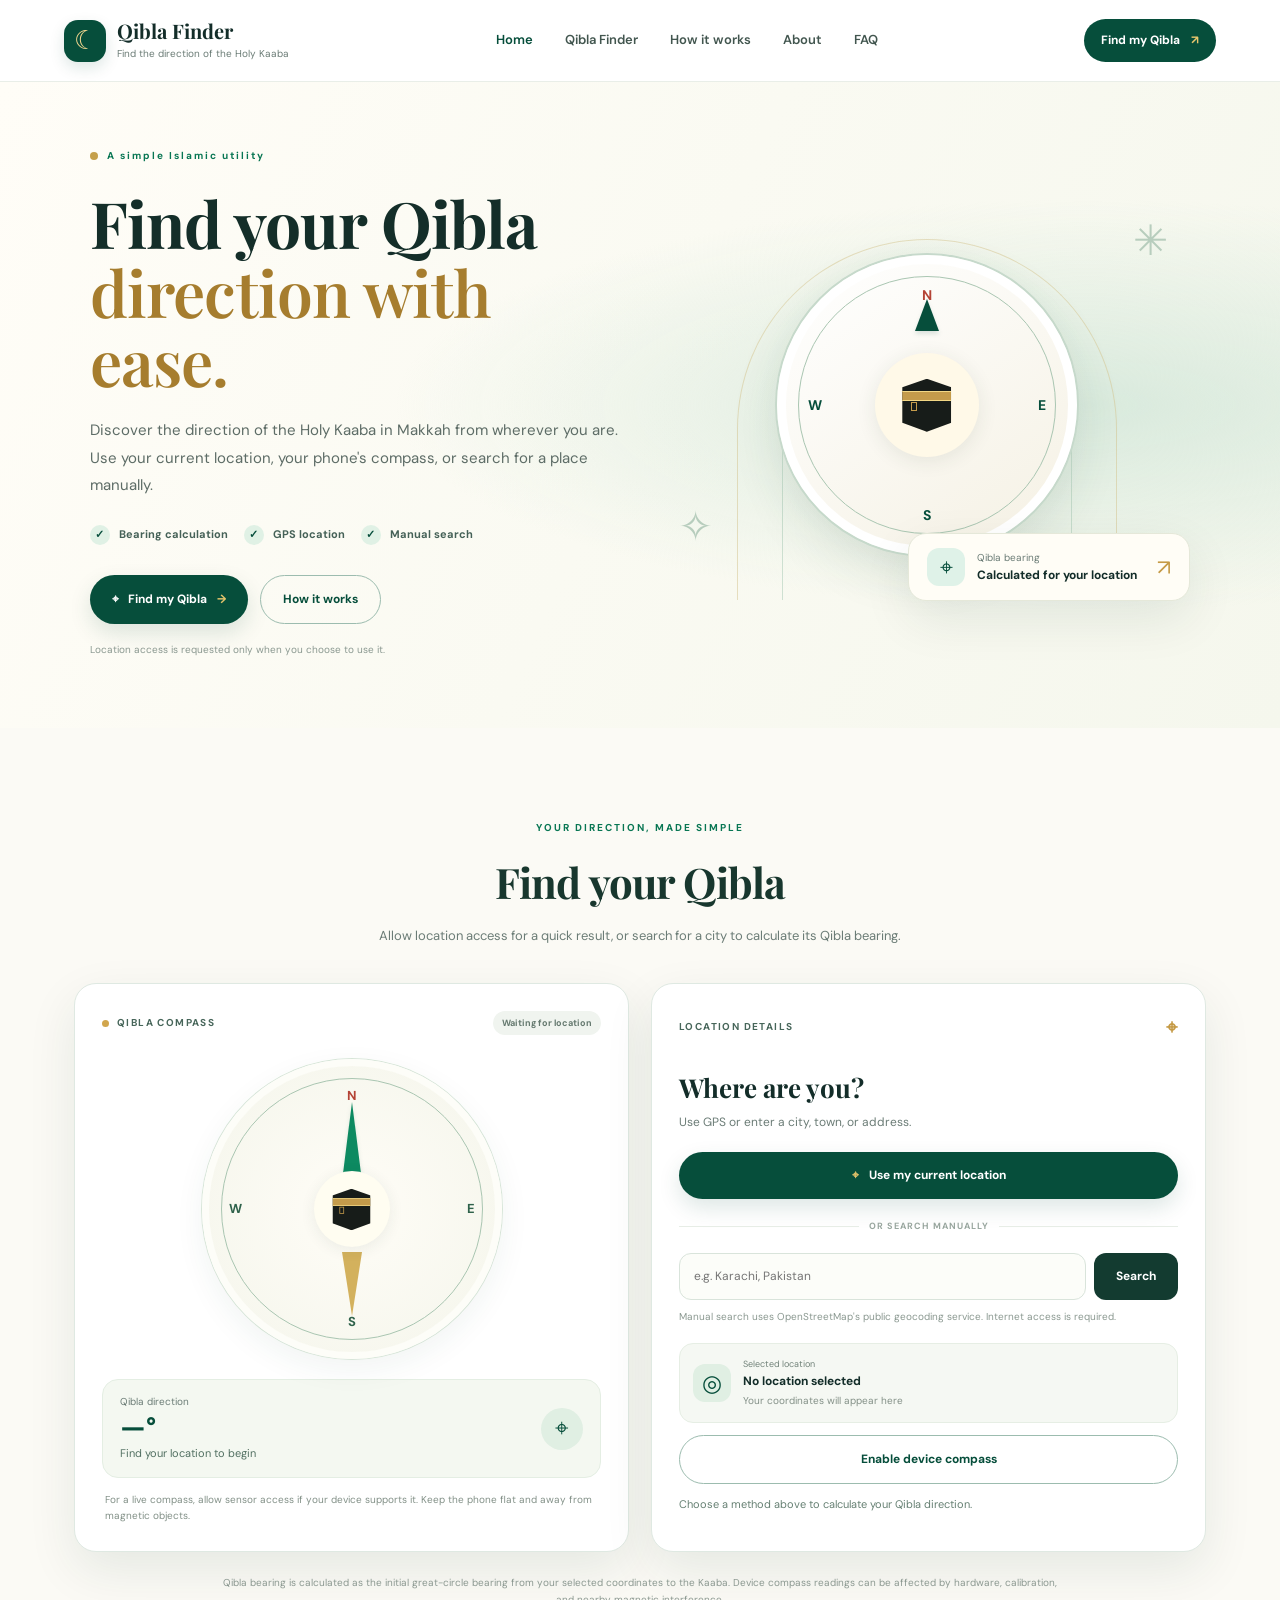
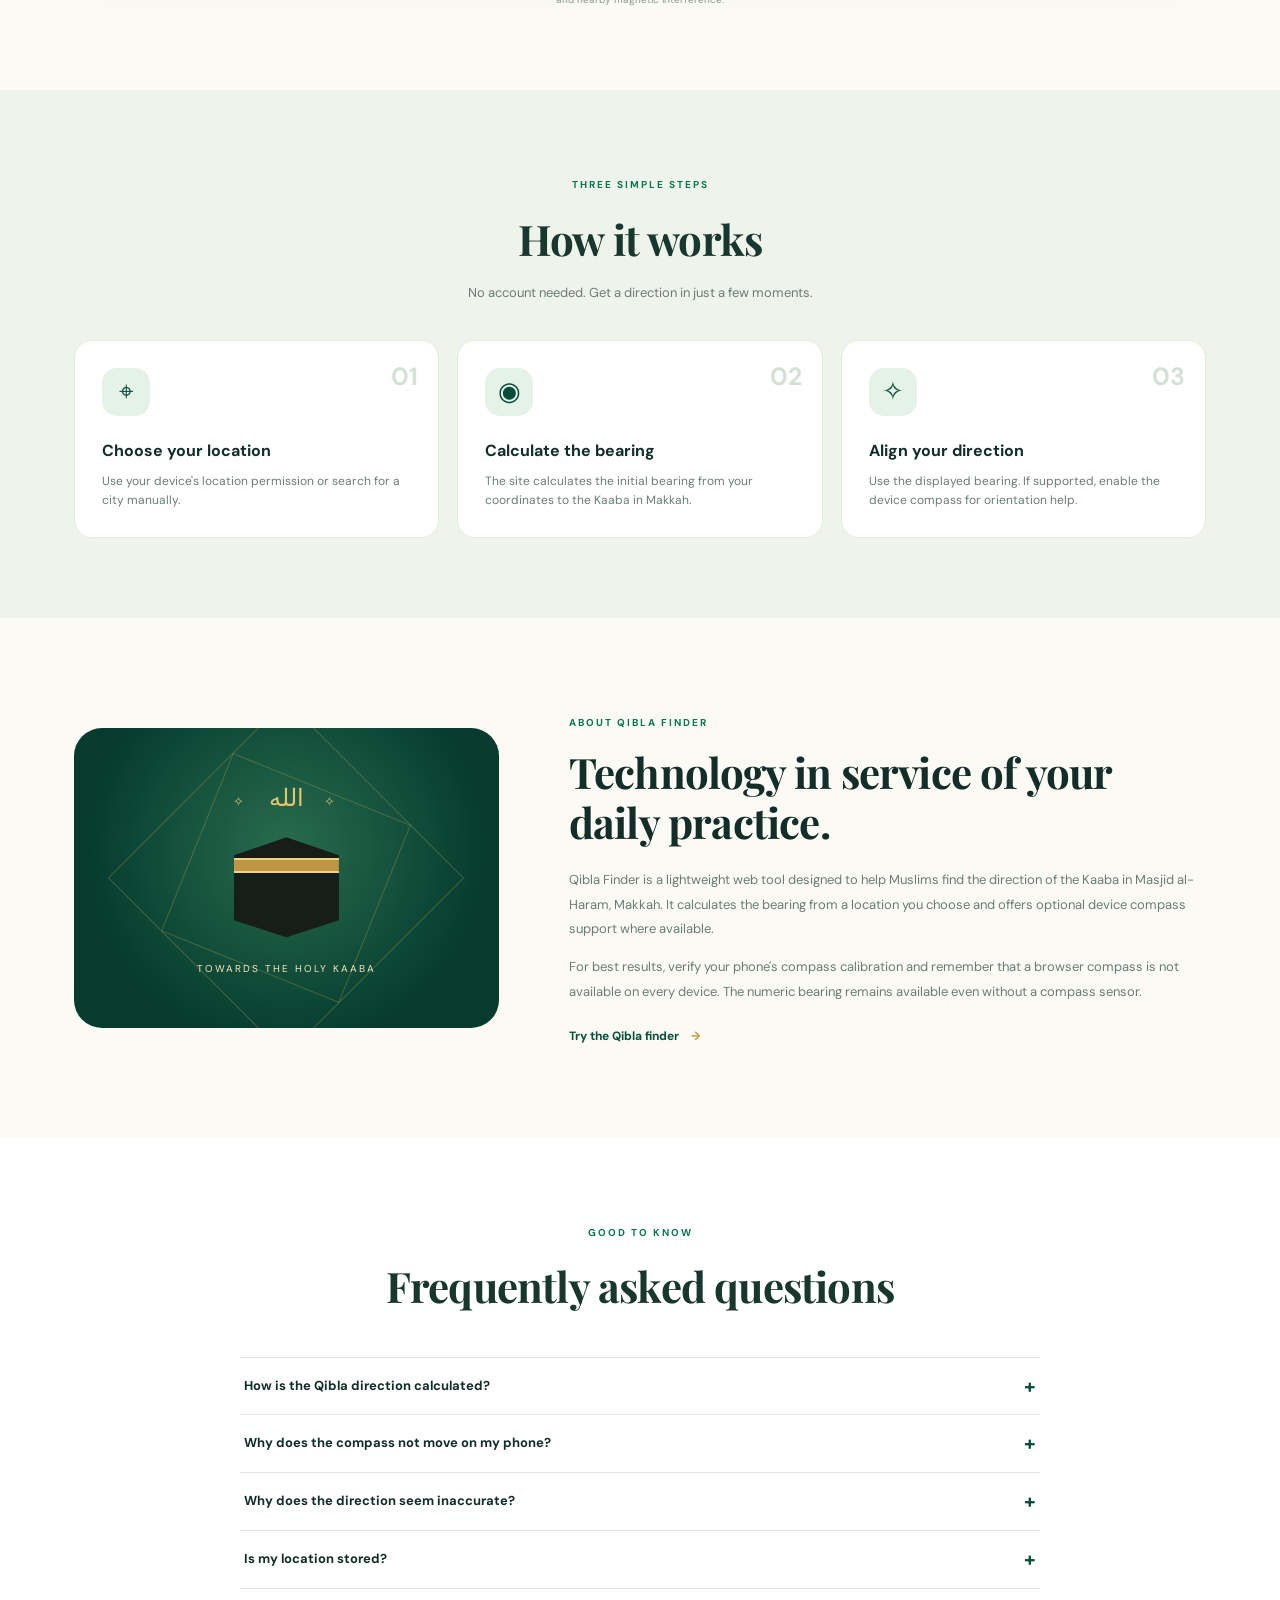
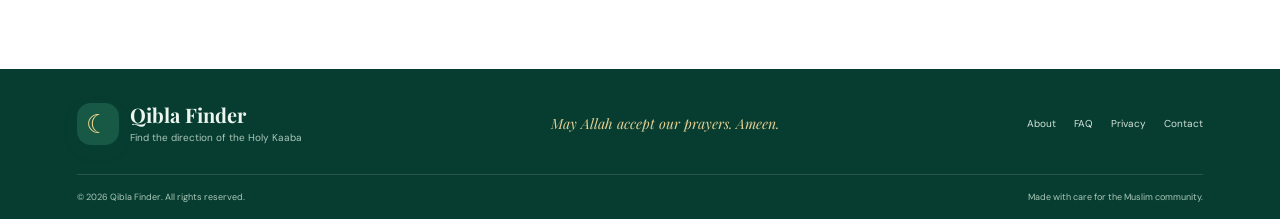
<file: index.html>
<!doctype html>
<html lang="en">
<head>
  <meta charset="utf-8">
  <meta name="viewport" content="width=device-width, initial-scale=1">
  <meta name="theme-color" content="#064e3b">
  <meta name="description" content="Find the Qibla direction to the Holy Kaaba in Makkah using your location, device compass, or manual city search.">
  <title>Qibla Finder — Find Your Qibla Direction</title>
  <link rel="icon" href="assets/favicon.svg" type="image/svg+xml">
  <link rel="preconnect" href="https://fonts.googleapis.com">
  <link rel="preconnect" href="https://fonts.gstatic.com" crossorigin>
  <link href="https://fonts.googleapis.com/css2?family=DM+Sans:wght@400;500;600;700&family=Playfair+Display:wght@600;700&display=swap" rel="stylesheet">
  <link rel="stylesheet" href="styles.css">
</head>
<body>
  <header class="site-header">
    <a class="brand" href="#home" aria-label="Qibla Finder home">
      <span class="brand-mark" aria-hidden="true">☾</span>
      <span><strong>Qibla Finder</strong><small>Find the direction of the Holy Kaaba</small></span>
    </a>
    <button class="menu-toggle" id="menuToggle" aria-label="Open navigation" aria-expanded="false">☰</button>
    <nav id="mainNav" aria-label="Main navigation">
      <a class="active" href="#home">Home</a><a href="#finder">Qibla Finder</a><a href="#how-it-works">How it works</a><a href="#about">About</a><a href="#faq">FAQ</a>
    </nav>
    <a class="header-cta" href="#finder">Find my Qibla <span>↗</span></a>
  </header>

  <main>
    <section class="hero" id="home">
      <div class="hero-copy">
        <span class="eyebrow"><span class="eyebrow-dot"></span> A simple Islamic utility</span>
        <h1>Find your Qibla<br><em>direction with ease.</em></h1>
        <p class="hero-description">Discover the direction of the Holy Kaaba in Makkah from wherever you are. Use your current location, your phone's compass, or search for a place manually.</p>
        <div class="hero-points">
          <span><b>✓</b> Bearing calculation</span><span><b>✓</b> GPS location</span><span><b>✓</b> Manual search</span>
        </div>
        <div class="hero-actions"><a class="button button-primary" href="#finder">⌖ &nbsp; Find my Qibla <span>→</span></a><a class="button button-ghost" href="#how-it-works">How it works</a></div>
        <p class="micro-note">Location access is requested only when you choose to use it.</p>
      </div>
      <div class="hero-art" aria-label="Decorative compass illustration">
        <div class="arch arch-one"></div><div class="arch arch-two"></div>
        <div class="sun-glow"></div>
        <div class="hero-compass">
          <span class="compass-n">N</span><span class="compass-e">E</span><span class="compass-s">S</span><span class="compass-w">W</span>
          <div class="compass-ticks"></div><div class="compass-center"><div class="mini-kaaba"><span></span></div></div>
          <div class="north-pointer"></div>
        </div>
        <div class="art-caption"><span class="caption-icon">⌖</span><div><small>Qibla bearing</small><strong>Calculated for your location</strong></div><span class="caption-arrow">↗</span></div>
        <div class="ornament ornament-a">✳</div><div class="ornament ornament-b">✧</div>
      </div>
    </section>

    <section class="finder-section section-wrap" id="finder">
      <div class="section-heading">
        <span class="eyebrow">YOUR DIRECTION, MADE SIMPLE</span>
        <h2>Find your Qibla</h2>
        <p>Allow location access for a quick result, or search for a city to calculate its Qibla bearing.</p>
      </div>
      <div class="finder-grid">
        <div class="compass-card">
          <div class="card-topline"><span class="live-dot"></span> QIBLA COMPASS <span class="pill" id="compassStatus">Waiting for location</span></div>
          <div class="live-compass" id="liveCompass" aria-label="Qibla compass">
            <span class="dial-label north">N</span><span class="dial-label east">E</span><span class="dial-label south">S</span><span class="dial-label west">W</span>
            <div class="dial-ticks"></div>
            <div class="qibla-needle" id="qiblaNeedle"><div class="needle-tip"></div><div class="needle-tail"></div></div>
            <div class="dial-hub"><div class="mini-kaaba"><span></span></div></div>
          </div>
          <div class="bearing-summary"><div><small>Qibla direction</small><strong id="bearingValue">—°</strong><span id="bearingLabel">Find your location to begin</span></div><div class="bearing-icon">⌖</div></div>
          <div class="compass-note" id="compassNote">For a live compass, allow sensor access if your device supports it. Keep the phone flat and away from magnetic objects.</div>
        </div>
        <div class="location-card">
          <div class="card-topline">LOCATION DETAILS <span class="location-pin">⌖</span></div>
          <h3>Where are you?</h3>
          <p class="muted">Use GPS or enter a city, town, or address.</p>
          <button class="button button-primary full-width" id="useLocation"><span>⌖</span> Use my current location</button>
          <div class="or-divider"><span></span> OR SEARCH MANUALLY <span></span></div>
          <form id="searchForm" class="search-form">
            <label class="sr-only" for="cityInput">City or location</label>
            <input id="cityInput" type="search" placeholder="e.g. Karachi, Pakistan" autocomplete="off" required>
            <button class="button button-dark" type="submit" id="searchButton">Search</button>
          </form>
          <p class="helper-text">Manual search uses OpenStreetMap's public geocoding service. Internet access is required.</p>
          <div class="result-location" id="locationResult">
            <div class="location-symbol">◎</div><div><small>Selected location</small><strong id="locationName">No location selected</strong><span id="coordinates">Your coordinates will appear here</span></div>
          </div>
          <button class="button button-outline full-width" id="enableCompass">Enable device compass</button>
          <p class="status-message" id="statusMessage" role="status" aria-live="polite">Choose a method above to calculate your Qibla direction.</p>
        </div>
      </div>
      <p class="accuracy-disclaimer">Qibla bearing is calculated as the initial great-circle bearing from your selected coordinates to the Kaaba. Device compass readings can be affected by hardware, calibration, and nearby magnetic interference.</p>
    </section>

    <section class="how-section" id="how-it-works">
      <div class="section-wrap">
        <div class="section-heading">
          <span class="eyebrow">THREE SIMPLE STEPS</span><h2>How it works</h2><p>No account needed. Get a direction in just a few moments.</p>
        </div>
        <div class="steps-grid">
          <article class="step-card"><span class="step-number">01</span><div class="step-icon">⌖</div><h3>Choose your location</h3><p>Use your device's location permission or search for a city manually.</p></article>
          <article class="step-card"><span class="step-number">02</span><div class="step-icon">◉</div><h3>Calculate the bearing</h3><p>The site calculates the initial bearing from your coordinates to the Kaaba in Makkah.</p></article>
          <article class="step-card"><span class="step-number">03</span><div class="step-icon">✧</div><h3>Align your direction</h3><p>Use the displayed bearing. If supported, enable the device compass for orientation help.</p></article>
        </div>
      </div>
    </section>

    <section class="about-section section-wrap" id="about">
      <div class="about-emblem"><div class="emblem-ring">✧ <span>الله</span> ✧</div><div class="emblem-kaaba"><div class="emblem-band"></div></div><div class="emblem-caption">Towards the Holy Kaaba</div></div>
      <div class="about-copy"><span class="eyebrow">ABOUT QIBLA FINDER</span><h2>Technology in service of your daily practice.</h2><p>Qibla Finder is a lightweight web tool designed to help Muslims find the direction of the Kaaba in Masjid al-Haram, Makkah. It calculates the bearing from a location you choose and offers optional device compass support where available.</p><p>For best results, verify your phone's compass calibration and remember that a browser compass is not available on every device. The numeric bearing remains available even without a compass sensor.</p><a class="text-link" href="#finder">Try the Qibla finder <span>→</span></a></div>
    </section>

    <section class="faq-section" id="faq"><div class="section-wrap">
      <div class="section-heading"><span class="eyebrow">GOOD TO KNOW</span><h2>Frequently asked questions</h2></div>
      <div class="faq-list">
        <details><summary>How is the Qibla direction calculated?</summary><p>The website calculates the initial great-circle bearing from your selected latitude and longitude to the Kaaba at approximately 21.4225° N, 39.8262° E.</p></details>
        <details><summary>Why does the compass not move on my phone?</summary><p>Some browsers and devices do not expose orientation sensors, or require permission and a secure HTTPS connection. You can still use the numeric bearing. On supported iPhones, tap “Enable device compass” and approve the sensor request.</p></details>
        <details><summary>Why does the direction seem inaccurate?</summary><p>Compass readings may be affected by magnetic cases, electronics, nearby metal, or poor calibration. Move away from magnetic interference, calibrate your device if prompted, and compare with a trusted local reference when needed.</p></details>
        <details><summary>Is my location stored?</summary><p>This site does not send GPS coordinates to its own server. Your browser uses the coordinates locally for the bearing calculation. If you use manual search, your search text is sent to OpenStreetMap's Nominatim geocoding service to find coordinates.</p></details>
      </div>
    </div></section>
  </main>

  <footer class="site-footer">
    <div class="footer-main"><a class="brand footer-brand" href="#home"><span class="brand-mark">☾</span><span><strong>Qibla Finder</strong><small>Find the direction of the Holy Kaaba</small></span></a><p>May Allah accept our prayers. Ameen.</p><nav><a href="#about">About</a><a href="#faq">FAQ</a><a href="privacy.html">Privacy</a><a href="contact.html">Contact</a></nav></div>
    <div class="footer-bottom"><span>© <span id="year"></span> Qibla Finder. All rights reserved.</span><span>Made with care for the Muslim community.</span></div>
  </footer>
  <script src="app.js"></script>
</body>
</html>
</file>
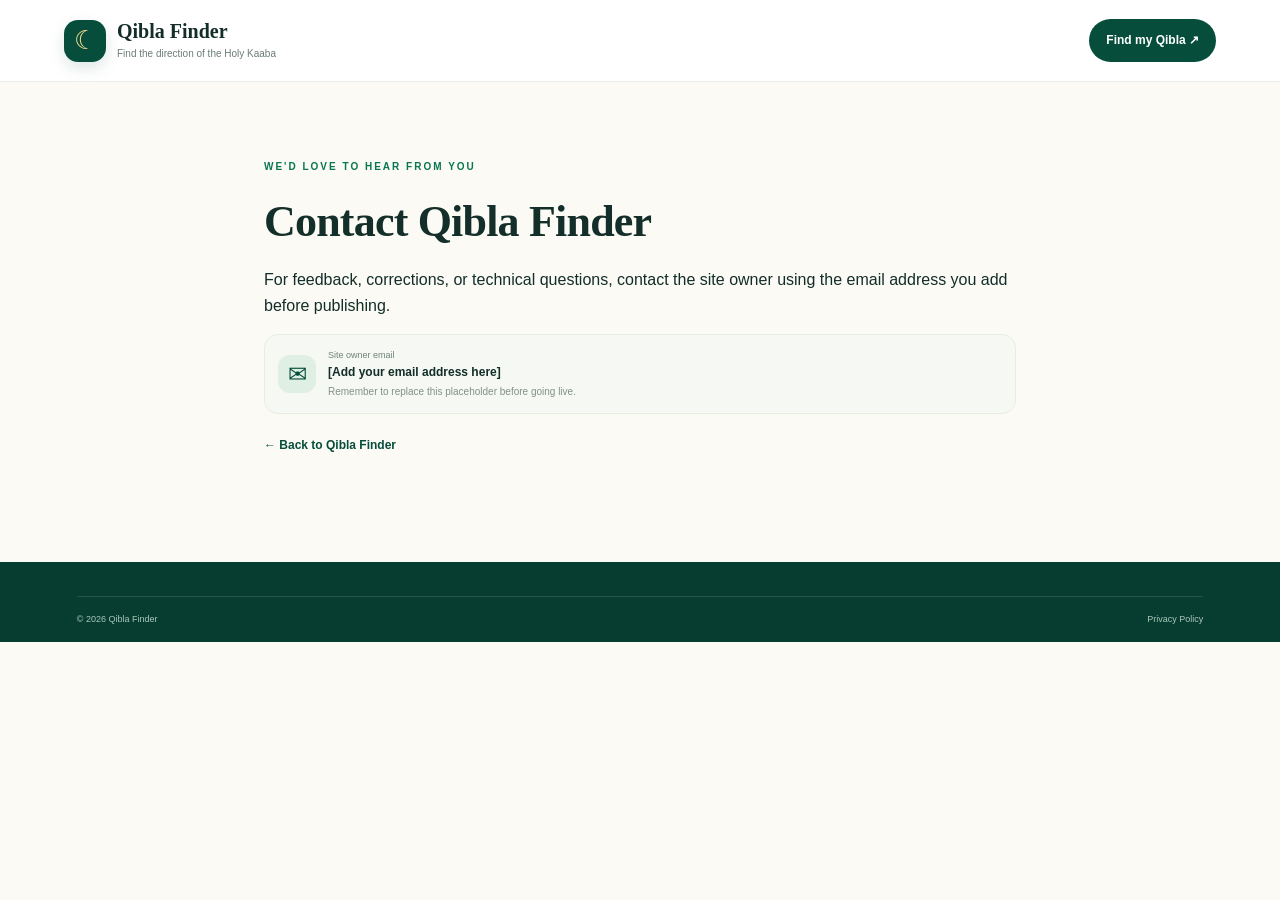
<file: contact.html>
<!doctype html><html lang="en"><head><meta charset="utf-8"><meta name="viewport" content="width=device-width,initial-scale=1"><title>Contact — Qibla Finder</title><link rel="stylesheet" href="styles.css"></head><body><header class="site-header"><a class="brand" href="index.html"><span class="brand-mark">☾</span><span><strong>Qibla Finder</strong><small>Find the direction of the Holy Kaaba</small></span></a><a class="header-cta" href="index.html#finder">Find my Qibla ↗</a></header><main class="section-wrap" style="padding-top:70px;padding-bottom:90px;max-width:800px"><span class="eyebrow">WE'D LOVE TO HEAR FROM YOU</span><h1 style="font-size:44px">Contact Qibla Finder</h1><p>For feedback, corrections, or technical questions, contact the site owner using the email address you add before publishing.</p><div class="result-location"><div class="location-symbol">✉</div><div><small>Site owner email</small><strong>[Add your email address here]</strong><span>Remember to replace this placeholder before going live.</span></div></div><p><a class="text-link" href="index.html">← Back to Qibla Finder</a></p></main><footer class="site-footer"><div class="footer-bottom"><span>© <span id="year"></span> Qibla Finder</span><a href="privacy.html">Privacy Policy</a></div></footer><script>document.getElementById('year').textContent=new Date().getFullYear()</script></body></html>
</file>
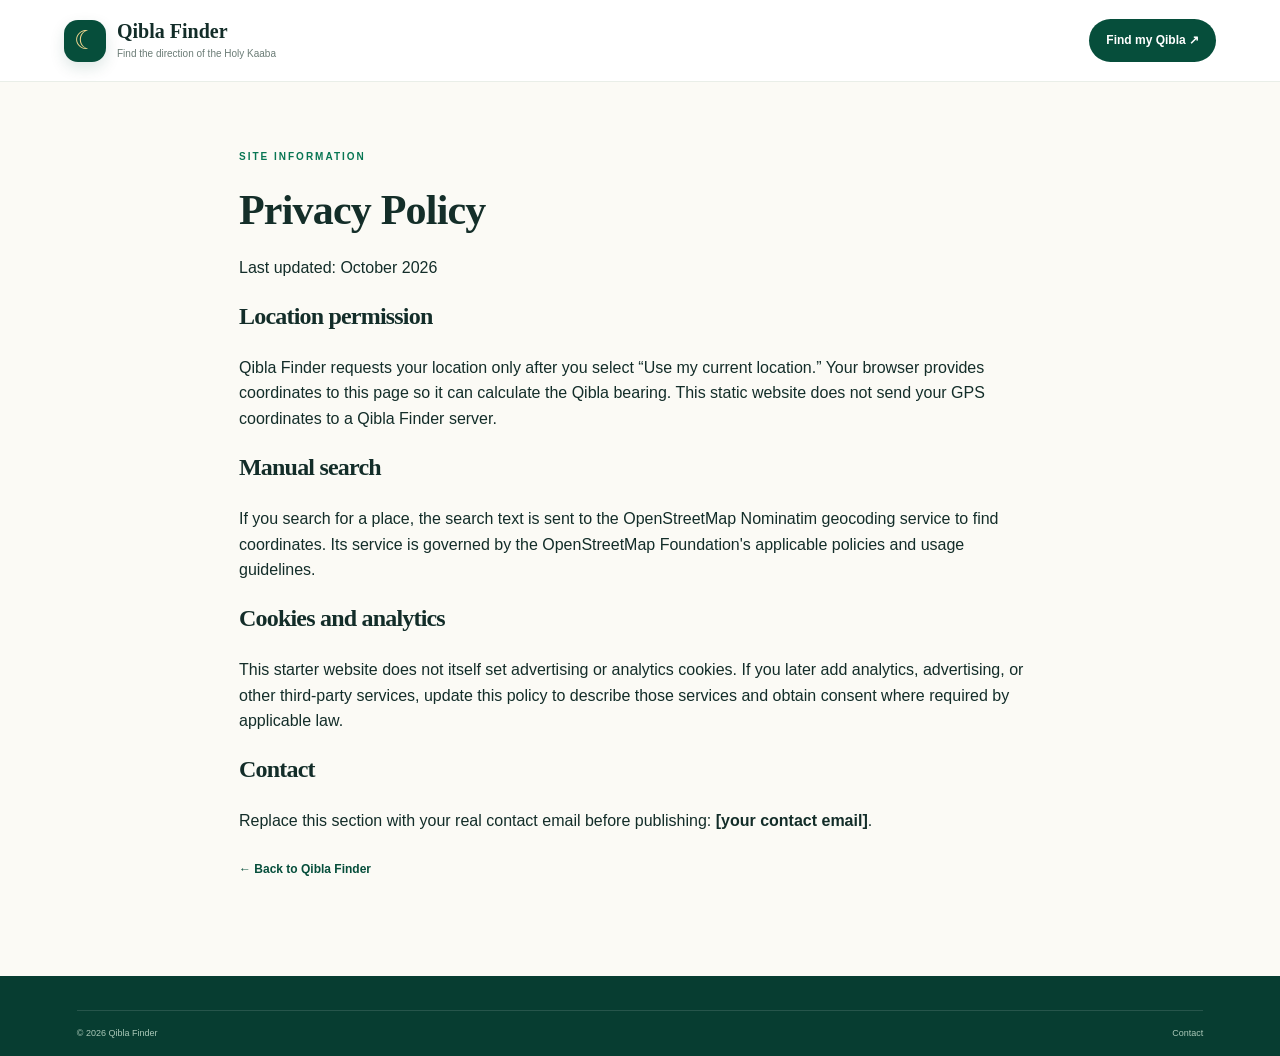
<file: privacy.html>
<!doctype html><html lang="en"><head><meta charset="utf-8"><meta name="viewport" content="width=device-width,initial-scale=1"><meta name="robots" content="index,follow"><title>Privacy Policy — Qibla Finder</title><link rel="stylesheet" href="styles.css"></head><body><header class="site-header"><a class="brand" href="index.html"><span class="brand-mark">☾</span><span><strong>Qibla Finder</strong><small>Find the direction of the Holy Kaaba</small></span></a><a class="header-cta" href="index.html#finder">Find my Qibla ↗</a></header><main class="section-wrap" style="padding-top:60px;padding-bottom:80px;max-width:850px"><span class="eyebrow">SITE INFORMATION</span><h1 style="font-size:42px">Privacy Policy</h1><p>Last updated: October 2026</p><h2>Location permission</h2><p>Qibla Finder requests your location only after you select “Use my current location.” Your browser provides coordinates to this page so it can calculate the Qibla bearing. This static website does not send your GPS coordinates to a Qibla Finder server.</p><h2>Manual search</h2><p>If you search for a place, the search text is sent to the OpenStreetMap Nominatim geocoding service to find coordinates. Its service is governed by the OpenStreetMap Foundation's applicable policies and usage guidelines.</p><h2>Cookies and analytics</h2><p>This starter website does not itself set advertising or analytics cookies. If you later add analytics, advertising, or other third-party services, update this policy to describe those services and obtain consent where required by applicable law.</p><h2>Contact</h2><p>Replace this section with your real contact email before publishing: <strong>[your contact email]</strong>.</p><p><a class="text-link" href="index.html">← Back to Qibla Finder</a></p></main><footer class="site-footer"><div class="footer-bottom"><span>© <span id="year"></span> Qibla Finder</span><a href="contact.html">Contact</a></div></footer><script>document.getElementById('year').textContent=new Date().getFullYear()</script></body></html>
</file>
<file: styles.css>
:root{--green:#064e3b;--green2:#087653;--green3:#dff2e8;--gold:#c59a45;--ink:#132d29;--muted:#6b7c76;--cream:#fbfaf5;--line:#dfe9e2;--white:#fff;--shadow:0 18px 50px rgba(14,57,43,.09)}*{box-sizing:border-box}html{scroll-behavior:smooth;scroll-padding-top:90px}body{margin:0;background:var(--cream);color:var(--ink);font-family:"DM Sans",sans-serif;line-height:1.6}a{color:inherit;text-decoration:none}button,input{font:inherit}.site-header{height:82px;display:flex;align-items:center;justify-content:space-between;padding:0 clamp(20px,5vw,76px);background:rgba(255,255,255,.94);border-bottom:1px solid #e9eee8;position:sticky;top:0;z-index:20;backdrop-filter:blur(14px)}.brand{display:flex;align-items:center;gap:11px;min-width:220px}.brand-mark{width:42px;height:42px;border-radius:14px;background:var(--green);color:#f3d78f;display:grid;place-items:center;font-size:26px;box-shadow:0 6px 15px #064e3b22}.brand strong{display:block;font-family:"Playfair Display",serif;font-size:20px;line-height:1.2}.brand small{display:block;font-size:10px;color:var(--muted);margin-top:3px}.site-header nav{display:flex;gap:clamp(15px,2.5vw,34px);align-items:center}.site-header nav a{font-size:13px;color:#42564f;font-weight:600;transition:color .2s}.site-header nav a:hover,.site-header nav a.active{color:var(--green)}.header-cta{padding:12px 17px;border-radius:999px;background:var(--green);color:#fff;font-size:12px;font-weight:700;transition:transform .2s,background .2s}.header-cta:hover,.button:hover{transform:translateY(-2px)}.header-cta span{margin-left:8px;color:#e7c56d}.menu-toggle{display:none;background:transparent;border:0;font-size:24px;color:var(--green)}.hero{min-height:570px;display:grid;grid-template-columns:1.02fr .98fr;align-items:center;padding:60px clamp(22px,7vw,100px);gap:25px;overflow:hidden;background:radial-gradient(ellipse at 85% 50%,#d9eadd 0,transparent 45%),linear-gradient(115deg,#fffdf7,#f5f7ed)}.hero-copy{position:relative;z-index:2;max-width:620px}.eyebrow{font-size:10px;font-weight:700;letter-spacing:2px;color:var(--green2);display:inline-flex;align-items:center;gap:9px}.eyebrow-dot{height:8px;width:8px;background:#c5a04b;border-radius:50%}h1,h2,h3,p{margin-top:0}h1,h2{font-family:"Playfair Display",serif;letter-spacing:-.8px}h1{font-size:clamp(42px,5vw,66px);line-height:1.08;margin:20px 0 22px;color:#142e29}h1 em{font-weight:600;color:#a67d2e;font-style:normal}.hero-description{max-width:530px;color:#5d6c66;font-size:15px;line-height:1.85}.hero-points{display:flex;flex-wrap:wrap;gap:16px;margin:25px 0 30px;font-size:11px;font-weight:700;color:#456157}.hero-points b{display:inline-grid;place-items:center;background:#e0f1e5;color:var(--green);border-radius:50%;width:20px;height:20px;margin-right:6px}.hero-actions{display:flex;flex-wrap:wrap;gap:12px}.button{border:0;display:inline-flex;justify-content:center;align-items:center;gap:10px;border-radius:999px;padding:14px 22px;font-weight:700;font-size:12px;cursor:pointer;transition:transform .2s,box-shadow .2s,background .2s}.button-primary{background:var(--green);color:white;box-shadow:0 9px 22px #064e3b22}.button-primary:hover{background:#086346;box-shadow:0 12px 25px #064e3b30}.button-primary span{color:#e4c46b}.button-ghost,.button-outline{background:transparent;color:var(--green);border:1px solid #9cbcaf}.button-dark{background:#133b30;color:white;border-radius:12px}.full-width{width:100%}.micro-note{font-size:10px;color:#8a9890;margin-top:18px}.hero-art{height:440px;position:relative;display:grid;place-items:center}.sun-glow{position:absolute;width:340px;height:340px;border-radius:50%;background:radial-gradient(circle,#e9d9a866,#d9e9dc22 65%,transparent 70%)}.arch{position:absolute;bottom:25px;width:72%;height:82%;border:1px solid #d4c38c; border-bottom:0;border-radius:200px 200px 0 0;opacity:.5}.arch-two{width:55%;height:68%;border-color:#a6c9b4}.hero-compass{position:relative;width:min(300px,75vw);aspect-ratio:1;border-radius:50%;background:linear-gradient(145deg,#fff,#f5f1e4);border:9px solid white;box-shadow:0 0 0 2px #c6d9cb,0 20px 50px #244b3a1c;display:grid;place-items:center;z-index:2}.hero-compass:before,.live-compass:before{content:"";position:absolute;inset:12px;border-radius:50%;border:1px solid #aac6b2}.compass-n,.compass-e,.compass-s,.compass-w{position:absolute;font-weight:700;color:var(--green);font-size:14px}.compass-n{top:20px;color:#b44335}.compass-e{right:22px}.compass-s{bottom:20px}.compass-w{left:22px}.compass-ticks,.dial-ticks{position:absolute;inset:22px;border-radius:50%;background:repeating-conic-gradient(from 0deg,#3e7a5d 0deg 1deg,transparent 1deg 6deg);mask:radial-gradient(circle,transparent 0 86%,#000 87% 100%)}.compass-center{height:104px;width:104px;border-radius:50%;display:grid;place-items:center;background:#fff9e8;box-shadow:0 4px 20px #263c2c18;z-index:2}.mini-kaaba{height:53px;width:49px;background:#171c19;position:relative;clip-path:polygon(0 16%,50% 0,100% 16%,100% 83%,50% 100%,0 83%);box-shadow:0 6px 15px #0003}.mini-kaaba:before{content:"";position:absolute;top:12px;left:0;right:0;height:8px;background:#c49b4b;border-top:1px solid #f2d785;border-bottom:1px solid #f2d785}.mini-kaaba span{position:absolute;top:23px;left:9px;width:6px;height:9px;border:1px solid #c49b4b}.north-pointer{position:absolute;top:35px;width:0;height:0;border-left:12px solid transparent;border-right:12px solid transparent;border-bottom:32px solid var(--green);filter:drop-shadow(0 3px 2px #064e3b22)}.art-caption{position:absolute;bottom:24px;right:0;z-index:3;background:#fffdf6;border:1px solid #e5e8d9;border-radius:18px;padding:14px 18px;display:flex;gap:12px;align-items:center;box-shadow:var(--shadow)}.caption-icon{width:38px;height:38px;background:var(--green3);border-radius:12px;display:grid;place-items:center;font-size:23px;color:var(--green)}.art-caption small,.art-caption strong{display:block}.art-caption small{font-size:10px;color:var(--muted)}.art-caption strong{font-size:12px}.caption-arrow{color:var(--gold);font-size:22px;margin-left:8px}.ornament{position:absolute;color:#b7cdbd;font-size:42px}.ornament-a{top:22px;right:22px}.ornament-b{bottom:65px;left:15px}.section-wrap{max-width:1180px;margin:0 auto;padding-left:24px;padding-right:24px}.finder-section{padding-top:85px;padding-bottom:82px}.section-heading{text-align:center;max-width:650px;margin:0 auto 36px}.section-heading h2{font-size:clamp(30px,4vw,42px);margin:10px 0;color:#18372e}.section-heading p{color:var(--muted);font-size:13px}.finder-grid{display:grid;grid-template-columns:1fr 1fr;gap:22px;align-items:stretch}.compass-card,.location-card{background:#fff;border:1px solid var(--line);border-radius:22px;padding:27px;box-shadow:var(--shadow)}.card-topline{font-size:10px;font-weight:700;letter-spacing:1.4px;color:#47665a;display:flex;align-items:center;gap:8px}.pill{margin-left:auto;background:#f0f4ef;padding:5px 9px;border-radius:999px;font-size:9px;letter-spacing:0;color:#65796f}.live-dot{height:7px;width:7px;border-radius:50%;background:#d1a64d}.live-compass{position:relative;width:min(300px,70vw);aspect-ratio:1;margin:24px auto 20px;border-radius:50%;background:radial-gradient(circle,#fffdf7 0,#f4f5eb 100%);border:7px solid #fdfdf8;box-shadow:0 0 0 1px #d7e5d8,0 10px 30px #234f3a10;display:grid;place-items:center}.dial-label{position:absolute;z-index:3;font-size:13px;font-weight:700;color:#2f624b}.dial-label.north{top:20px;color:#b44335}.dial-label.east{right:20px}.dial-label.south{bottom:20px}.dial-label.west{left:20px}.dial-ticks{inset:20px}.qibla-needle{position:absolute;inset:0;display:flex;align-items:center;justify-content:center;transform:rotate(0deg);transition:transform .6s cubic-bezier(.2,.8,.2,1);z-index:2}.needle-tip{position:absolute;top:36px;width:0;height:0;border-left:12px solid transparent;border-right:12px solid transparent;border-bottom:95px solid #0d8a61;filter:drop-shadow(0 3px 2px #064e3b20)}.needle-tail{position:absolute;bottom:36px;width:0;height:0;border-left:10px solid transparent;border-right:10px solid transparent;border-top:64px solid #d3b15d}.dial-hub{width:76px;height:76px;border-radius:50%;background:#fffdf1;box-shadow:0 3px 15px #203c3015;display:grid;place-items:center;z-index:4}.dial-hub .mini-kaaba{transform:scale(.78)}.bearing-summary{background:#f4f8f1;border:1px solid #e4eee3;border-radius:16px;padding:14px 17px;display:flex;justify-content:space-between;align-items:center}.bearing-summary small,.bearing-summary strong,.bearing-summary span{display:block}.bearing-summary small{font-size:10px;color:var(--muted)}.bearing-summary strong{font-size:28px;line-height:1.25;color:var(--green)}.bearing-summary span{font-size:11px;color:#527062}.bearing-icon{font-size:24px;color:var(--green);width:42px;height:42px;border-radius:50%;background:#e0efe3;display:grid;place-items:center}.compass-note{font-size:10px;line-height:1.6;color:#829087;margin:14px 3px 0}.location-card h3{font-family:"Playfair Display",serif;font-size:26px;margin:24px 0 4px}.muted{font-size:12px;color:var(--muted);margin-bottom:20px}.location-pin{margin-left:auto;font-size:20px;color:var(--gold)}.or-divider{display:flex;align-items:center;gap:10px;margin:20px 0;color:#98a69e;font-size:9px;font-weight:700;letter-spacing:1px}.or-divider span{height:1px;background:#e7ede6;flex:1}.search-form{display:flex;gap:8px}.search-form input{width:100%;min-width:0;border:1px solid #d9e4db;border-radius:12px;padding:13px 14px;outline:none;background:#fcfdf9;font-size:12px}.search-form input:focus{border-color:#5e9b7e;box-shadow:0 0 0 3px #dceee2}.helper-text{font-size:10px;color:#8a9890;line-height:1.6;margin:9px 0 18px}.result-location{display:flex;align-items:center;gap:12px;padding:13px;background:#f5f8f3;border:1px solid #e6eee4;border-radius:14px;margin-bottom:12px}.location-symbol{width:38px;height:38px;border-radius:12px;background:#e0efe3;color:var(--green);display:grid;place-items:center;font-size:23px}.result-location small,.result-location strong,.result-location span{display:block}.result-location small{font-size:9px;color:#718279}.result-location strong{font-size:12px;overflow-wrap:anywhere}.result-location span{font-size:10px;color:#839087;margin-top:2px}.status-message{font-size:11px;color:#668073;min-height:18px;margin:12px 0 0}.accuracy-disclaimer{max-width:850px;margin:22px auto 0;text-align:center;color:#8b9890;font-size:10px;line-height:1.7}.how-section{background:#eef4eb;padding:80px 0}.steps-grid{display:grid;grid-template-columns:repeat(3,1fr);gap:18px}.step-card{background:#fff;border:1px solid #e3ece1;border-radius:18px;padding:27px;position:relative;overflow:hidden;transition:transform .25s,box-shadow .25s}.step-card:hover{transform:translateY(-5px);box-shadow:var(--shadow)}.step-number{position:absolute;right:20px;top:16px;color:#d4e2d6;font-size:25px;font-weight:700}.step-icon{width:48px;height:48px;border-radius:15px;background:#e5f2e7;color:var(--green);display:grid;place-items:center;font-size:26px;margin-bottom:22px}.step-card h3{font-size:16px;margin-bottom:9px}.step-card p{font-size:12px;color:var(--muted);margin-bottom:0}.about-section{display:grid;grid-template-columns:.8fr 1.2fr;gap:70px;align-items:center;padding-top:90px;padding-bottom:90px}.about-emblem{min-height:300px;border-radius:28px;background:radial-gradient(circle at 50% 40%,#286c4e,#063b2e 72%);display:flex;align-items:center;justify-content:center;flex-direction:column;position:relative;overflow:hidden;color:#e4c46b}.about-emblem:before,.about-emblem:after{content:"";position:absolute;width:250px;height:250px;border:1px solid #d7b75c44;transform:rotate(45deg)}.about-emblem:after{width:190px;height:190px;transform:rotate(22deg)}.emblem-ring{font-size:13px;letter-spacing:5px;z-index:1;margin-bottom:20px}.emblem-ring span{font-size:24px;letter-spacing:0;margin:0 12px}.emblem-kaaba{height:100px;width:105px;background:#171d19;position:relative;clip-path:polygon(0 18%,50% 0,100% 18%,100% 83%,50% 100%,0 83%);box-shadow:0 12px 30px #0005;z-index:1}.emblem-band{position:absolute;top:21px;left:0;right:0;height:15px;background:#bd9646;border-top:2px solid #f0d47a;border-bottom:2px solid #f0d47a}.emblem-caption{z-index:1;margin-top:24px;font-size:10px;letter-spacing:2px;text-transform:uppercase;color:#f5e8bd}.about-copy h2{font-size:clamp(30px,4vw,42px);line-height:1.2;margin:13px 0 20px}.about-copy p{font-size:13px;color:var(--muted);line-height:1.9}.text-link{font-size:12px;font-weight:700;color:var(--green);display:inline-flex;gap:12px;margin-top:10px}.text-link span{color:var(--gold)}.faq-section{background:#fff;padding:80px 0}.faq-list{max-width:800px;margin:auto;border-top:1px solid var(--line)}details{border-bottom:1px solid var(--line);padding:18px 4px}summary{font-size:13px;font-weight:700;cursor:pointer;list-style:none;display:flex;justify-content:space-between;gap:15px}summary:after{content:"+";color:var(--green);font-size:20px;line-height:1}details[open] summary:after{content:"−"}details p{font-size:12px;color:var(--muted);line-height:1.8;margin:13px 30px 0 0}.site-footer{background:#073d31;color:#edf6ee;padding:34px clamp(22px,6vw,80px) 0}.footer-main{max-width:1250px;margin:auto;display:flex;align-items:center;justify-content:space-between;gap:24px;padding-bottom:28px}.footer-brand .brand-mark{background:#175944}.footer-brand small{color:#a9c8b8}.footer-main>p{font-family:"Playfair Display",serif;font-style:italic;font-size:14px;color:#e4cf93;margin:0}.footer-main nav{display:flex;gap:18px}.footer-main nav a{font-size:10px;color:#d2e2d8}.footer-bottom{border-top:1px solid #ffffff20;padding:15px 0;display:flex;justify-content:space-between;gap:12px;color:#aac8b8;font-size:9px;max-width:1250px;margin:auto}.sr-only{position:absolute;width:1px;height:1px;padding:0;margin:-1px;overflow:hidden;clip:rect(0,0,0,0);white-space:nowrap;border:0}@media(max-width:980px){.site-header{padding:0 22px}.site-header nav{gap:14px}.site-header nav a{font-size:11px}.brand{min-width:0}.header-cta{display:none}.hero{padding:50px 35px;grid-template-columns:1fr  .8fr}.hero-art{height:370px}.hero-compass{width:250px}.art-caption{right:-10px}.about-section{gap:35px}}@media(max-width:720px){.site-header{height:70px}.brand strong{font-size:18px}.brand small{font-size:9px}.brand-mark{width:38px;height:38px}.menu-toggle{display:block;margin-left:auto}.site-header nav{display:none;position:absolute;top:69px;left:0;right:0;background:#fff;padding:18px 24px 24px;box-shadow:0 15px 20px #153b2810;flex-direction:column;align-items:flex-start;gap:17px}.site-header nav.open{display:flex}.site-header nav a{font-size:13px}.hero{grid-template-columns:1fr;padding:48px 23px 30px;gap:0}.hero-copy{max-width:600px}.hero-art{height:330px;margin-top:10px}.hero-compass{width:230px}.art-caption{bottom:10px;right:0;padding:10px 12px}.ornament-a{right:10px}.finder-section{padding-top:62px;padding-bottom:60px}.finder-grid{grid-template-columns:1fr}.compass-card,.location-card{padding:22px}.live-compass{width:min(290px,75vw)}.steps-grid{grid-template-columns:1fr}.how-section{padding:60px 0}.step-card{padding:23px}.about-section{grid-template-columns:1fr;padding-top:60px;padding-bottom:60px;gap:28px}.about-emblem{min-height:260px}.faq-section{padding:60px 0}.footer-main{flex-direction:column;align-items:flex-start}.footer-main>p{order:2}.footer-main nav{flex-wrap:wrap;order:3}.footer-bottom{flex-direction:column}.section-wrap{padding-left:18px;padding-right:18px}}@media(prefers-reduced-motion:reduce){*,*:before,*:after{scroll-behavior:auto!important;transition:none!important;animation:none!important}}
</file>
